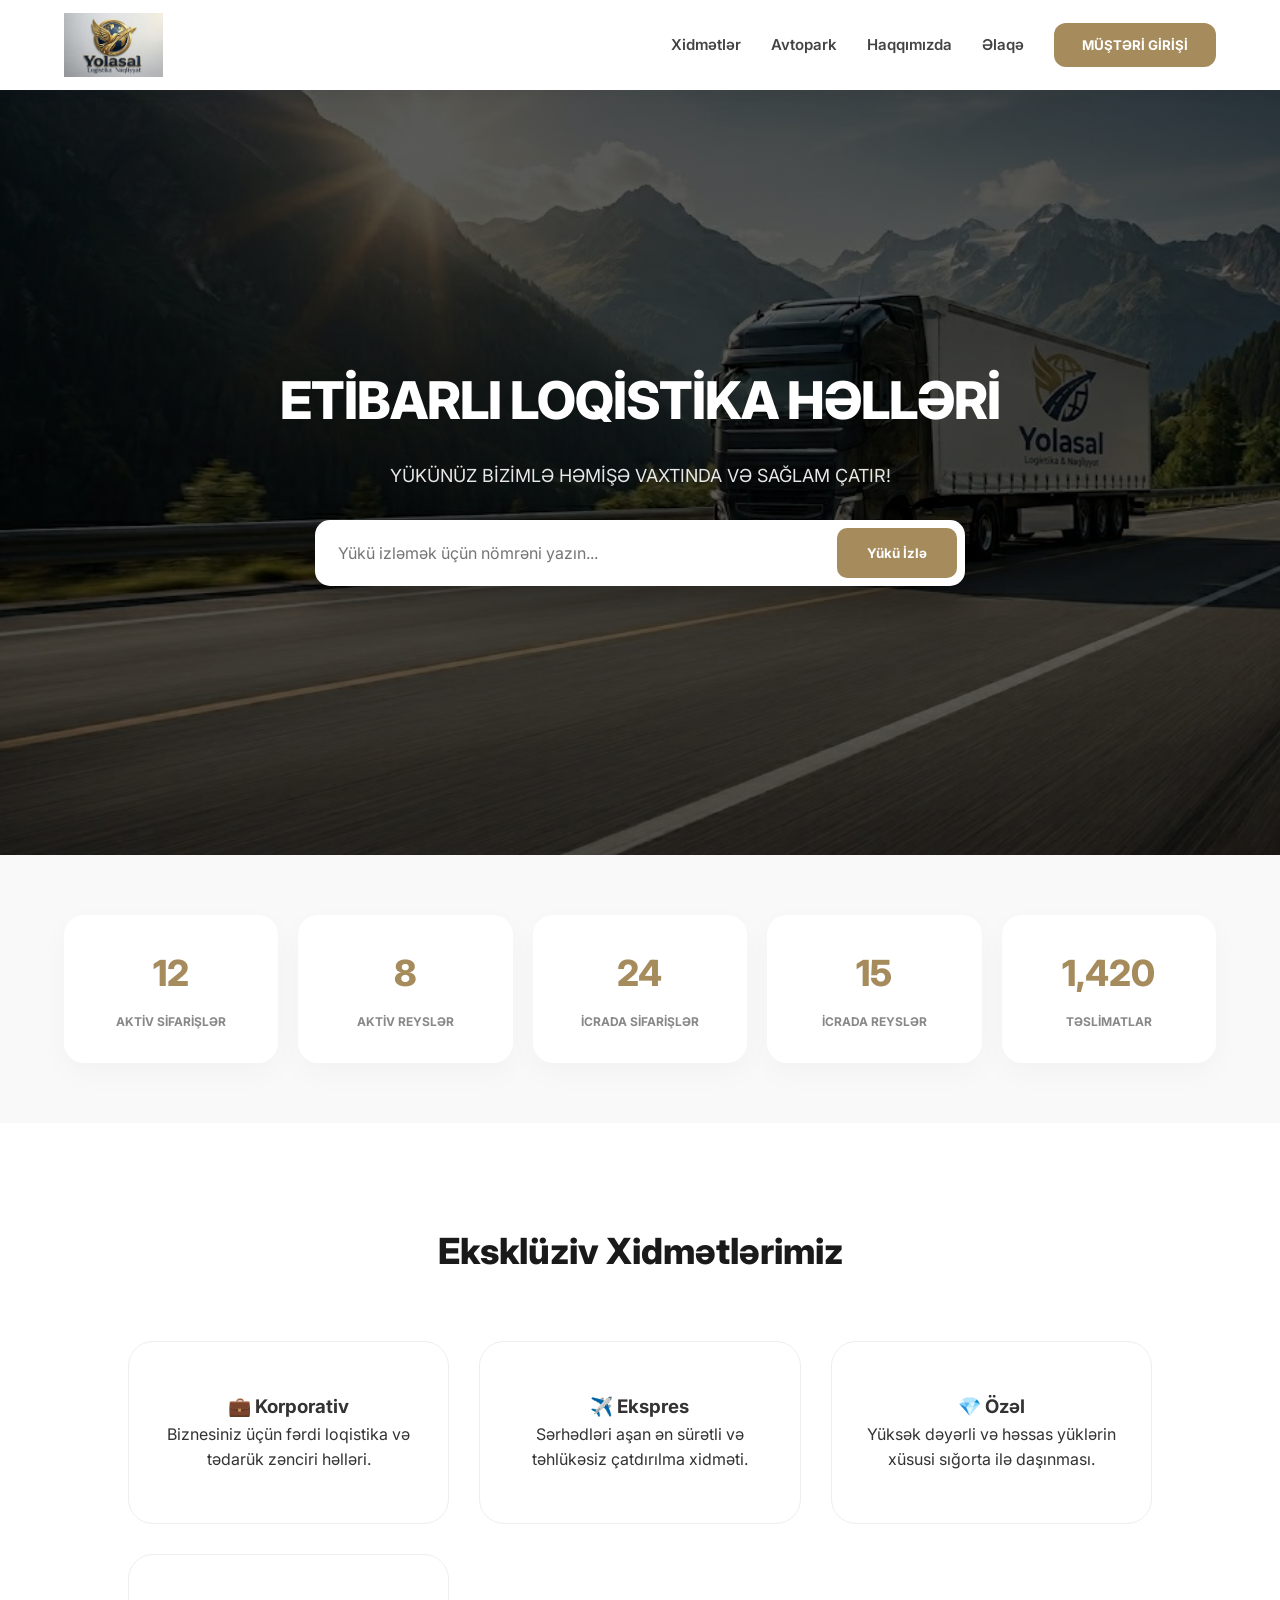
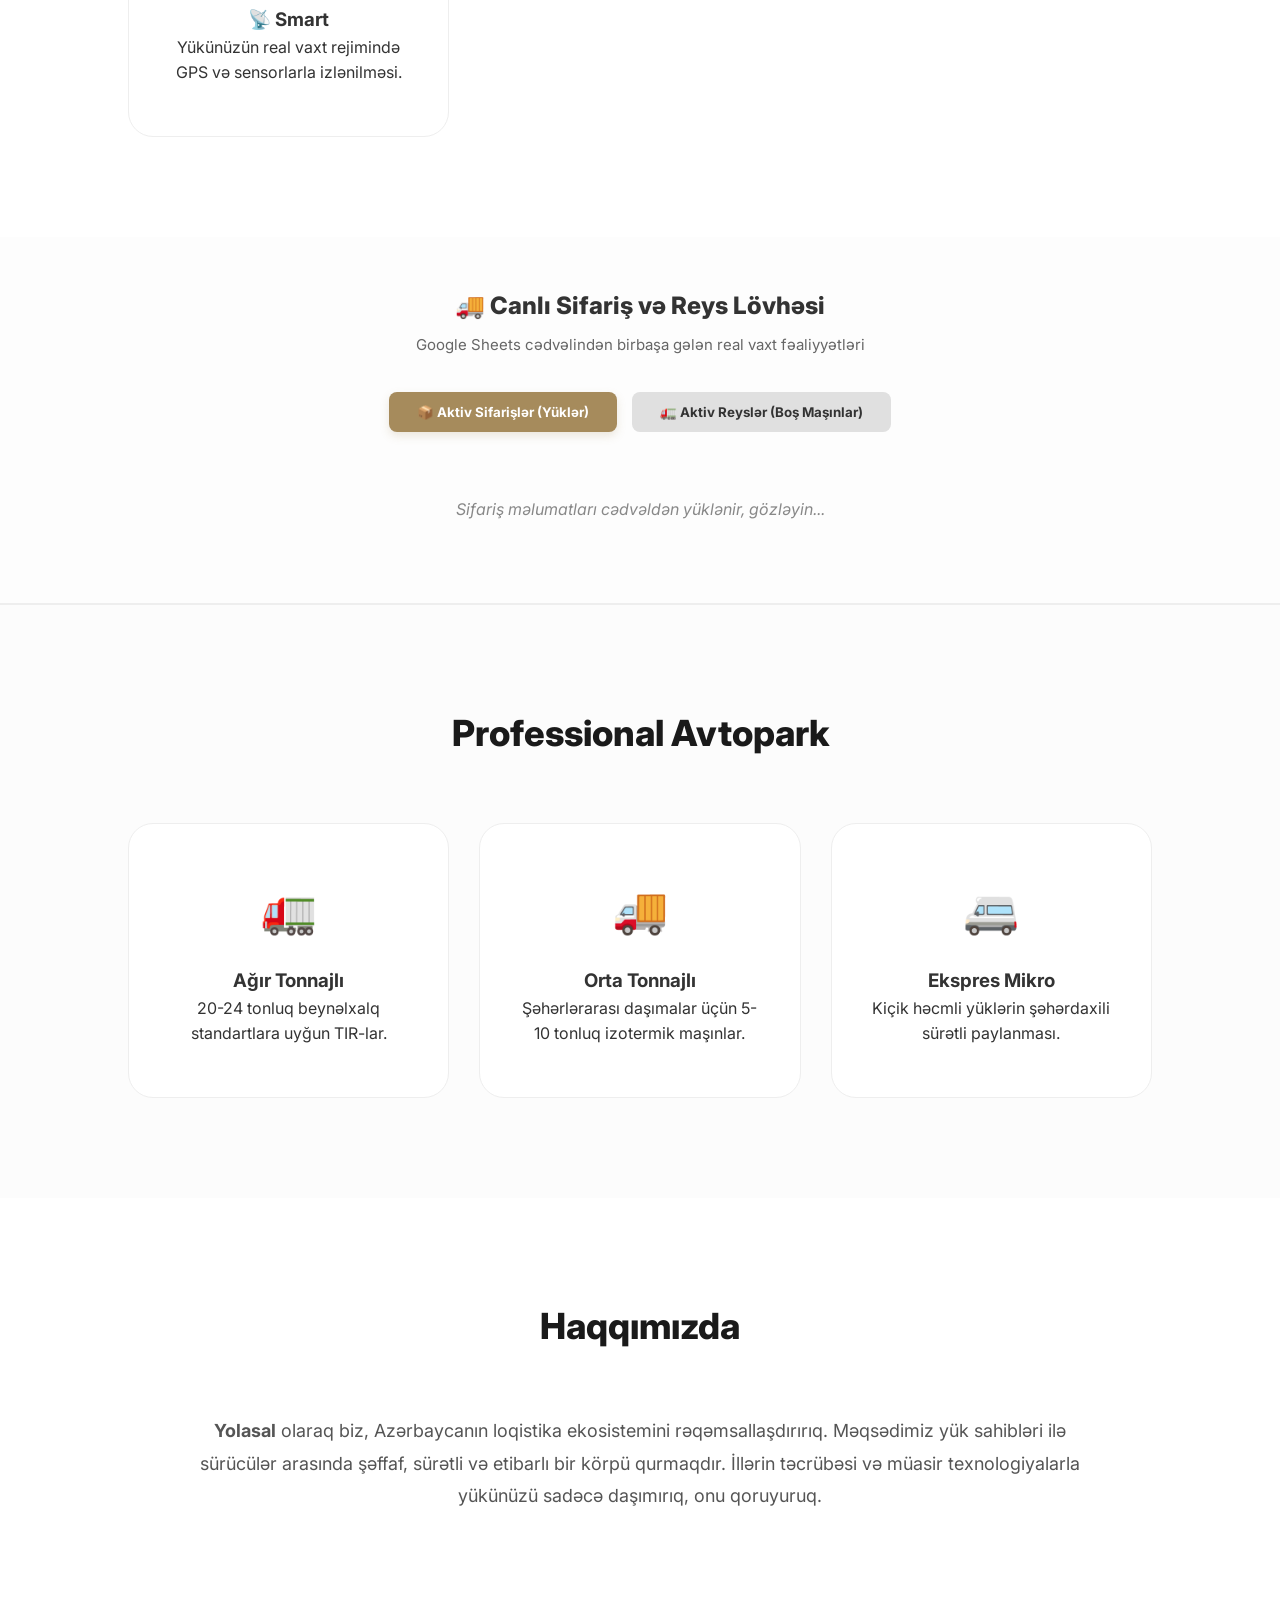
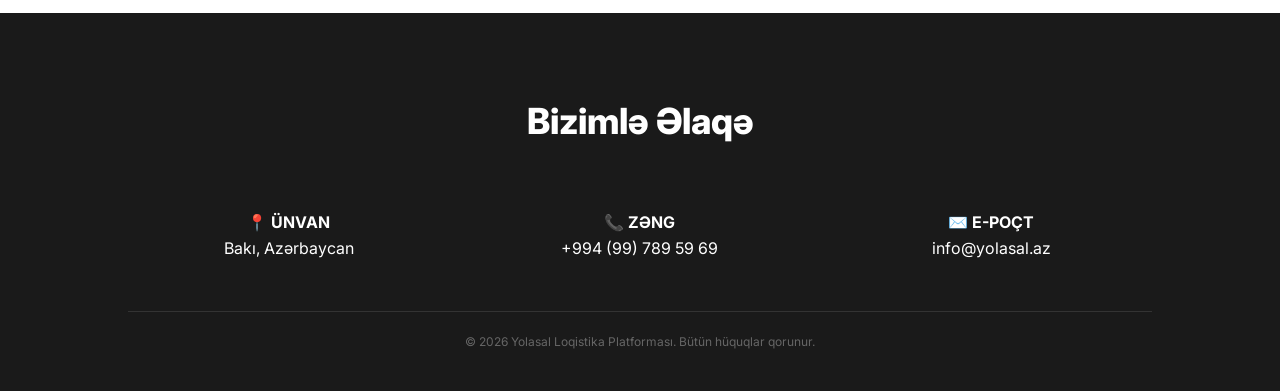
<file: index.html>
<!DOCTYPE html>

<html lang="az">

<head>

    <meta charset="UTF-8">

    <meta name="viewport" content="width=device-width, initial-scale=1.0">

    <title>Yolasal - Professional Loqistika Platforması</title>

    <link href="https://fonts.googleapis.com/css2?family=Inter:wght@400;600;800&display=swap" rel="stylesheet">

    <link rel="stylesheet" href="css/components.css">

    

    <style>

        /* ==========================================================================

           YENİ SİFARİŞ MODALININ MƏRKƏZLƏŞDİRİLMƏSİ VƏ MOBİL UYĞUNLUĞU

           ========================================================================== */



        /* Modalı Ekranın Tam Ortasına Gətirən Mərkəzi Struktur */

        #newOrderModal {

            display: none; /* İlkin olaraq gizli */

            position: fixed !important;

            z-index: 9999 !important; /* Hər şeyin önündə durması üçün */

            left: 0;

            top: 0;

            width: 100%;

            height: 100%;

            overflow-x: hidden;

            overflow-y: auto; /* Form uzun olarsa aşağı sürüşdürmək üçün */

            background-color: rgba(0, 0, 0, 0.5) !important; /* Arxa fonu qaraltmaq */

            backdrop-filter: blur(4px); /* Müasir dumanlı fon effekti */

        }



        /* Modal İçindəki Ağ Qutu (Konteyner) */

        #newOrderModal .modal-content {

            background-color: #ffffff !important;

            margin: 30px auto !important; /* Yuxarı-aşağıdan məsafə, sağ-soldan avtomatik mərkəzləmə */

            padding: 30px !important;

            border: none !important;

            border-radius: 16px !important;

            width: 90% !important; /* Mobil telefonlar üçün ekranın 90%-ni tutsun */

            max-width: 650px !important; /* Masaüstü kompüterlərdə maksimum genişlik */

            box-shadow: 0 15px 40px rgba(0, 0, 0, 0.25) !important;

            position: relative !important;

            box-sizing: border-box !important;

            animation: modalSlideDown 0.3s ease-out; /* Yuxarıdan aşağı yumşaq düşmə animasiyası */

        }



        /* Bütün form elementlərinin nizamlanması */

        #newOrderModal .form-group {

            width: 100% !important;

            max-width: 100% !important;

            box-sizing: border-box !important;

        }



        /* Yan-yana duran xanaların (Məsələn: Çəki + Vahid) nizamlanması */

        #newOrderModal div[style*="display: flex"] {

            display: flex !important;

            flex-wrap: wrap !important; /* Yer çatmayanda alt-alta düşmək icazəsi */

            gap: 12px !important;

        }



        #newOrderModal div[style*="display: flex"] > * {

            flex: 1 1 120px !important; /* Elementlərin bərabər bölünməsi */

        }



        /* Animasiya təyinatı */

        @keyframes modalSlideDown {

            from {

                transform: translateY(-50px);

                opacity: 0;

            }

            to {

                transform: translateY(0);

                opacity: 1;

            }

        }



        /* TELEFONLAR ÜÇÜN XÜSUSİ UYĞUNLUQ (Maksimum 576px ekran) */

        @media screen and (max-width: 576px) {

            #newOrderModal .modal-content {

                margin: 15px auto !important;

                padding: 20px 15px !important;

                width: 95% !important; /* Mobildə kənarlara tam otursun */

            }

            

            #newOrderModal div[style*="display: flex"] {

                flex-direction: column !important; /* Mobildə yan-yana olan hər şeyi alt-alta salır */

                gap: 8px !important;

            }

            

            #newOrderModal .btn-customer {

                width: 100% !important; /* Təsdiq düyməsi mobildə tam enlik olsun */

            }

        }



        /* ==========================================================================

           MÖVCUD İSTİFADƏÇİ PANELİ VƏ DÜYMƏ DİZAYNLARI

           ========================================================================== */

        .user-profile-container {

            position: relative;

            display: inline-block;

        }

        .user-avatar-btn {

            width: 45px;

            height: 45px;

            border-radius: 50%;

            background: var(--primary, #A68B5C);

            color: #fff;

            display: flex;

            align-items: center;

            justify-content: center;

            font-size: 20px;

            cursor: pointer;

            border: 2px solid transparent;

            transition: all 0.3s ease;

            user-select: none;

        }

        .user-avatar-btn:hover {

            border-color: #fff;

            box-shadow: 0 0 10px rgba(166, 139, 92, 0.5);

        }

        .user-dropdown-menu {

            display: none;

            position: absolute;

            right: 0;

            top: 55px;

            background: #fff;

            min-width: 160px;

            box-shadow: 0px 8px 16px 0px rgba(0,0,0,0.1);

            border-radius: 8px;

            z-index: 1000;

            overflow: hidden;

            border: 1px solid #eee;

            animation: fadeInShort 0.2s ease;

        }

        .user-dropdown-menu a {

            color: #333;

            padding: 12px 16px;

            text-decoration: none;

            display: block;

            font-size: 14px;

            font-family: 'Inter', sans-serif;

            transition: background 0.2s ease;

        }

        .user-dropdown-menu a:hover {

            background-color: #f5f5f5;

            color: var(--primary, #A68B5C);

        }

        .user-dropdown-menu .menu-divider {

            border-top: 1px solid #eee;

            margin: 0;

        }

        

        .dashboard-actions-grid {

            display: grid;

            grid-template-columns: repeat(auto-fit, minmax(280px, 1fr));

            gap: 20px;

            margin-top: 25px;

        }

        .dashboard-col {

            display: flex;

            flex-direction: column;

            gap: 12px;

        }

        .btn-dash-action {

            background: #fff;

            color: #333;

            border: 1px solid #e0e0e0;

            padding: 14px 20px;

            font-size: 15px;

            font-weight: 600;

            border-radius: 10px;

            cursor: pointer;

            text-align: left;

            display: flex;

            align-items: center;

            justify-content: space-between;

            transition: all 0.25s ease;

            font-family: 'Inter', sans-serif;

        }

        .btn-dash-action:hover {

            background: #fafafa;

            border-color: var(--primary, #A68B5C);

            color: var(--primary, #A68B5C);

            transform: translateY(-2px);

            box-shadow: 0 4px 12px rgba(0,0,0,0.05);

        }

        .btn-dash-action.create-btn {

            background: var(--primary, #A68B5C);

            color: #fff;

            border-color: var(--primary, #A68B5C);

        }

        .btn-dash-action.create-btn:hover {

            background: #937a4f;

            color: #fff;

        }

        .btn-dash-action .btn-icon {

            font-size: 18px;

        }

        

        @keyframes fadeInShort {

            from { opacity: 0; transform: translateY(-10px); }

            to { opacity: 1; transform: translateY(0); }

        }

    </style>

</head>

<body>



    <header class="navbar">

        <div class="logo-area" onclick="scrollToSection('home')">

            <img src="img/logo.jpg" alt="Yolasal Logo" class="site-logo">

        </div>

        

        <div class="menu-toggle" id="mobile-menu">

            <span class="bar"></span>

            <span class="bar"></span>

            <span class="bar"></span>

        </div>



        <nav class="nav-links">

            <ul id="nav-list">

                <li onclick="scrollToSection('services-section')">Xidmətlər</li>

                <li onclick="scrollToSection('fleet-section')">Avtopark</li>

                <li onclick="scrollToSection('about-section')">Haqqımızda</li>

                <li onclick="scrollToSection('contact-section')">Əlaqə</li>

                

                <li id="nav-auth-container">

                    <button class="btn-customer" id="loginBtn" onclick="openLogin()">MÜŞTƏRİ GİRİŞİ</button>

                    

                    <div id="userProfileArea" class="user-profile-container" style="display: none;">

                        <div class="user-avatar-btn" id="userAvatarBtn" onclick="toggleUserDropdown(event)">

                            👤

                        </div>

                        <div class="user-dropdown-menu" id="userDropdownMenu">

                            <a href="#" onclick="openSettings(event)">⚙️ Ayarlar</a>

                            <div class="menu-divider"></div>

                            <a href="#" onclick="logoutUser(event)" style="color: #d9534f;">🚪 Çıxış</a>

                        </div>

                    </div>

                </li>

            </ul>

        </nav>

    </header>



    <section id="customerDashboard" class="premium-services fade-in" style="display: none; background: #fdfdfd; border-bottom: 2px solid #eee;">

        <div style="max-width: 1200px; margin: 0 auto; text-align: left; padding: 20px;">

            <div style="display: flex; justify-content: space-between; align-items: center; border-bottom: 2px solid var(--primary); padding-bottom: 15px; margin-bottom: 30px;">

                <h2>Xoş gəldiniz, <span id="dashUserName" style="color: var(--primary);">Müştəri</span>!</h2>

                <button class="btn-customer" onclick="logoutUser(event)" style="background: #d9534f; padding: 8px 18px; font-size: 14px;">ÇIXIŞ</button>

            </div>

            

            <div class="services-grid" style="grid-template-columns: repeat(auto-fit, minmax(240px, 1fr)); gap: 20px;">

                <div class="service-card" style="padding: 25px; text-align: center;">

                    <h4 style="color: #888; font-size: 12px; text-transform: uppercase;">Müştəri ID</h4>

                    <p id="dashUserId" style="font-size: 22px; font-weight: 800; color: var(--dark); margin-top: 5px;">-</p>

                </div>

                <div class="service-card" style="padding: 25px; text-align: center;">

                    <h4 style="color: #888; font-size: 12px; text-transform: uppercase;">Şirkət / MMC</h4>

                    <p id="dashUserMmc" style="font-size: 18px; font-weight: 600; color: var(--dark); margin-top: 5px;">-</p>

                </div>

                <div class="service-card" style="padding: 25px; text-align: center;">

                    <h4 style="color: #888; font-size: 12px; text-transform: uppercase;">Telefon nömrəsi</h4>

                    <p id="dashUserPhone" style="font-size: 18px; font-weight: 600; color: var(--dark); margin-top: 5px;">-</p>

                </div>

            </div>



            <div style="margin-top: 40px; padding: 30px; background: #fff; border: 1px dashed #ccc; border-radius: 15px; text-align: center; color: #666;">

                <p style="font-size: 16px; font-weight: 600; color: #333; margin-bottom: 5px;">Şəxsi kabinetiniz aktivdir.</p>

                <p style="font-size: 14px; color: #777;">Buradan sifarişlərinizi və reyslərinizi idarə edə bilərsiniz.</p>

                

                <div class="dashboard-actions-grid">

                    <div class="dashboard-col">

                        <button class="btn-dash-action create-btn" onclick="handleDashboardAction('new-order')">

                            <span>📦 Yeni sifariş yarat</span>

                            <span class="btn-icon">➔</span>

                        </button>

                        <button class="btn-dash-action" onclick="handleDashboardAction('active-orders')">

                            <span>🔵 Aktiv sifarişlərim</span>

                            <span class="btn-icon">➔</span>

                        </button>

                        <button class="btn-dash-action" onclick="handleDashboardAction('in-progress-orders')">

                            <span>⏳ İcrada olan sifarişlərim</span>

                            <span class="btn-icon">➔</span>

                        </button>

                        <button class="btn-dash-action" onclick="handleDashboardAction('delivered-orders')">

                            <span>✅ Təslim edilən sifarişlərim</span>

                            <span class="btn-icon">➔</span>

                        </button>

                        <button class="btn-dash-action" onclick="handleDashboardAction('search-orders')" style="margin-top: 10px; border-style: dashed;">

                            <span>🔍 Filtr ile sifarişləri axtar</span>

                            <span class="btn-icon">⚙️</span>

                        </button>

                    </div>

                    

                    <div class="dashboard-col">

                        <button class="btn-dash-action create-btn" onclick="handleDashboardAction('new-route')">

                            <span>🚛 Yeni reys yarat</span>

                            <span class="btn-icon">➔</span>

                        </button>

                        <button class="btn-dash-action" onclick="handleDashboardAction('active-routes')">

                            <span>🟢 Aktiv reyslərim</span>

                            <span class="btn-icon">➔</span>

                        </button>

                        <button class="btn-dash-action" onclick="handleDashboardAction('in-progress-routes')">

                            <span>⚡ İcrada olan reyslərim</span>

                            <span class="btn-icon">➔</span>

                        </button>

                        <button class="btn-dash-action" onclick="handleDashboardAction('completed-routes')">

                            <span>🏁 Tamamlanmış reyslərim</span>

                            <span class="btn-icon">➔</span>

                        </button>

                        <button class="btn-dash-action" onclick="handleDashboardAction('search-routes')" style="margin-top: 10px; border-style: dashed;">

                            <span>🔍 Filtr ilə reysləri axtar</span>

                            <span class="btn-icon">⚙️</span>

                        </button>

                    </div>

                </div>

            </div>

        </div>

    </section>



    <section class="hero" id="home">

        <div class="hero-content">

            <h1>ETİBARLI LOQİSTİKA HƏLLƏRİ</h1>

            <p>YÜKÜNÜZ BİZİMLƏ HƏMİŞƏ VAXTINDA VƏ SAĞLAM ÇATIR!</p>

            <div class="search-panel">

                <input type="text" id="trackInput" placeholder="Yükü izləmək üçün nömrəni yazın...">

                <button class="btn-search">Yükü İzlə</button>

            </div>

        </div>

    </section>



    <section class="live-activity">

        <div class="stats-container">

            <div class="stat-box" onclick="showLiveDetails('aktiv-sifaris')">

                <span class="num">12</span>

                <span class="lab">Aktiv Sifarişlər</span>

            </div>

            <div class="stat-box" onclick="showLiveDetails('aktiv-reys')">

                <span class="num">8</span>

                <span class="lab">Aktiv Reyslər</span>

            </div>

            <div class="stat-box" onclick="showLiveDetails('icra-sifaris')">

                <span class="num">24</span>

                <span class="lab">İcrada Sifarişlər</span>

            </div>

            <div class="stat-box" onclick="showLiveDetails('icra-reys')">

                <span class="num">15</span>

                <span class="lab">İcrada Reyslər</span>

            </div>

            <div class="stat-box" onclick="showLiveDetails('teslimat')">

                <span class="num">1,420</span>

                <span class="lab">Təslimatlar</span>

            </div>

        </div>

    </section>



    <section class="premium-services" id="services-section">

        <h2 class="section-title">Eksklüziv Xidmətlərimiz</h2>

        <div class="services-grid">

            <div class="service-card"><h3>💼 Korporativ</h3><p>Biznesiniz üçün fərdi loqistika və tədarük zənciri həlləri.</p></div>

            <div class="service-card"><h3>✈️ Ekspres</h3><p>Sərhədləri aşan ən sürətli və təhlükəsiz çatdırılma xidməti.</p></div>

            <div class="service-card"><h3>💎 Özəl</h3><p>Yüksək dəyərli və həssas yüklərin xüsusi sığorta ilə daşınması.</p></div>

            <div class="service-card"><h3>📡 Smart</h3><p>Yükünüzün real vaxt rejimində GPS və sensorlarla izlənilməsi.</p></div>

        </div>

    </section>



    <section id="globalMarketplace" class="premium-services" style="background: #fdfdfd; padding: 50px 20px; border-bottom: 2px solid #eee;">

        <div style="max-width: 1200px; margin: 0 auto;">

            

            <div style="text-align: center; margin-bottom: 35px;">

                <h2 style="color: #333; margin-bottom: 8px; font-family: 'Inter', sans-serif; font-weight: 800;">🚚 Canlı Sifariş və Reys Lövhəsi</h2>

                <p style="color: #666; margin-top: 0; font-size: 15px;">Google Sheets cədvəlindən birbaşa gələn real vaxt fəaliyyətləri</p>

            </div>



            <div style="display: flex; justify-content: center; gap: 15px; margin-bottom: 35px;">

                <button id="tabOrdersBtn" onclick="switchMarketplaceTab('orders')" style="background: var(--primary, #A68B5C); color: white; border: none; padding: 12px 28px; font-weight: bold; border-radius: 8px; cursor: pointer; font-family: 'Inter', sans-serif; transition: 0.3s; box-shadow: 0 4px 10px rgba(166,139,92,0.2);">

                    📦 Aktiv Sifarişlər (Yüklər)

                </button>

                <button id="tabTripsBtn" onclick="switchMarketplaceTab('trips')" style="background: #e0e0e0; color: #333; border: none; padding: 12px 28px; font-weight: bold; border-radius: 8px; cursor: pointer; font-family: 'Inter', sans-serif; transition: 0.3s;">

                    🚛 Aktiv Reyslər (Boş Maşınlar)

                </button>

            </div>



            <div id="marketplace-orders-container" style="display: grid; grid-template-columns: repeat(auto-fit, minmax(320px, 1fr)); gap: 25px;">

                <p style="text-align: center; color: #888; grid-column: 1/-1; font-style: italic; padding: 30px;">

                    Sifariş məlumatları cədvəldən yüklənir, gözləyin...

                </p>

            </div>



            <div id="marketplace-trips-container" style="display: grid; grid-template-columns: repeat(auto-fit, minmax(320px, 1fr)); gap: 25px; display: none;">

                <p style="text-align: center; color: #888; grid-column: 1/-1; font-style: italic; padding: 30px;">

                    Reys məlumatları cədvəldən yüklənir, gözləyin...

                </p>

            </div>



        </div>

    </section>
    <section class="premium-services" id="fleet-section" style="background: #fcfcfc;">

        <h2 class="section-title">Professional Avtopark</h2>

        <div class="services-grid">

            <div class="service-card">

                <div class="fleet-icon">🚛</div>

                <h3>Ağır Tonnajlı</h3>

                <p>20-24 tonluq beynəlxalq standartlara uyğun TIR-lar.</p>

            </div>

            <div class="service-card">

                <div class="fleet-icon">🚚</div>

                <h3>Orta Tonnajlı</h3>

                <p>Şəhərlərarası daşımalar üçün 5-10 tonluq izotermik maşınlar.</p>

            </div>

            <div class="service-card">

                <div class="fleet-icon">🚐</div>

                <h3>Ekspres Mikro</h3>

                <p>Kiçik həcmli yüklərin şəhərdaxili sürətli paylanması.</p>

            </div>

        </div>

    </section>



    <section class="premium-services" id="about-section">

        <h2 class="section-title">Haqqımızda</h2>

        <div class="about-container" style="max-width: 900px; margin: 0 auto; text-align: center;">

            <p style="font-size: 18px; color: #555; line-height: 1.8;">

                <strong>Yolasal</strong> olaraq biz, Azərbaycanın loqistika ekosistemini rəqəmsallaşdırırıq. Məqsədimiz yük sahibləri ilə sürücülər arasında şəffaf, sürətli və etibarlı bir körpü qurmaqdır. İllərin təcrübəsi və müasir texnologiyalarla yükünüzü sadəcə daşımırıq, onu qoruyuruq.

            </p>

        </div>

    </section>



    <section id="contact-section" class="premium-services" style="background: #1a1a1a; color: #fff; padding: 80px 10% 40px 10%;">

        <h2 class="section-title" style="color: #fff;">Bizimlə Əlaqə</h2>

        <div class="services-grid">

            <div class="contact-item"><h4>📍 ÜNVAN</h4><p>Bakı, Azərbaycan</p></div>

            <div class="contact-item"><h4>📞 ZƏNG</h4><p>+994 (99) 789 59 69</p></div>

            <div class="contact-item"><h4>✉️ E-POÇT</h4><p>info@yolasal.az</p></div>

        </div>

        <div class="footer-bottom" style="margin-top: 50px; border-top: 1px solid #333; padding-top: 20px; font-size: 12px; color: #666;">

            &copy; 2026 Yolasal Loqistika Platforması. Bütün hüquqlar qorunur.

        </div>

    </section>



    <div id="activityModal" class="activity-modal">

        <div class="modal-content">

            <span class="close-modal" onclick="closeActivityModal()">&times;</span>

            <h3 id="modalTitle">Məlumat</h3>

            <div id="modalData" class="data-list"></div>

        </div>

    </div> <div id="loginModal" class="activity-modal">

        <div class="modal-content" style="max-width: 500px;">

            <span class="close-modal" id="closeLogin">&times;</span>

            

            <div id="loginFormArea">

                <h3 style="margin-bottom: 20px; text-align: center; color: #A68B5C;">Müştəri Girişi</h3>

                <input type="text" id="loginId" placeholder="Müştəri ID-si, Mail və ya Nömrə" class="form-input">

                <input type="password" id="loginPass" placeholder="Şifrəniz" class="form-input">

                <button class="btn-customer" id="submitLoginBtn" onclick="handleLoginProcess()" style="width: 100%; padding: 15px;">DAXİL OL</button>

                <div style="text-align: center; margin-top: 15px; font-size: 13px;">

                    <a href="#" id="forgotPass" style="color: #888; text-decoration: none;">Parolu bərpa et</a>

                </div>

                <p style="text-align: center; margin-top: 15px; font-size: 14px;">

                    Hesabınız yoxdur? <a href="#" id="showReg" style="color: #A68B5C; font-weight: bold; text-decoration: none;">Qeydiyyatdan keçin</a>

                </p>

            </div>



            <div id="regFormArea" style="display: none;">

                <h3 style="margin-bottom: 20px; text-align: center; color: #A68B5C;">Yeni Qeydiyyat</h3>

                <div style="display: flex; gap: 10px;">

                    <input type="text" id="regName" placeholder="Ad *" class="form-input" required>

                    <input type="text" id="regSurname" placeholder="Soyad *" class="form-input" required>

                </div>

                <div style="display: flex; gap: 5px; margin-bottom: 12px;">

                    <select id="regPrefix" class="form-input" style="width: 100px;">

                        <option>050</option><option>051</option><option>055</option>

                        <option>070</option><option>077</option><option>099</option><option>010</option>

                    </select>

                    <input type="tel" id="regPhone" placeholder="xxx-xx-xx *" class="form-input" style="flex: 1;" required>

                </div>

                <input type="email" id="regEmail" placeholder="Mail Ünvanı *" class="form-input" required>

                <select id="citySelect" class="form-input" required><option value="">Yaşadığınız rayonu seçin *</option></select>

                <div style="display: flex; gap: 20px; margin-bottom: 15px;">

                    <label style="font-size: 14px;"><input type="radio" name="gender" value="Kişi" checked> Kişi</label>

                    <label style="font-size: 14px;"><input type="radio" name="gender" value="Qadın"> Qadın</label>

                </div>

                <input type="date" id="regBirth" class="form-input" required title="Doğum Tarixi">

                <input type="text" id="regMMC" placeholder="MMC adı (varsa)" class="form-input">

                <input type="password" id="regPassword" placeholder="Parol təyin edin *" class="form-input" required>

                <button type="button" class="btn-customer" id="startRegBtn" style="width: 100%; padding: 15px;">QEYDİYYATDAN KEÇ</button>

                <p style="text-align: center; margin-top: 15px; font-size: 14px;">

                    Artıq hesabınız var? <a href="#" id="showLogin" style="color: #A68B5C; font-weight: bold; text-decoration: none;">Giriş edin</a>

                </p>

            </div>



            <div id="otpFormArea" style="display: none; text-align: center;">

                <h3 style="margin-bottom: 10px; color: #A68B5C;">Təsdiq Kodu</h3>

                <p style="font-size: 13px; margin-bottom: 20px;">Mailinizə gələn 4 rəqəmli kodu yazın.</p>

                <input type="text" id="otpInput" maxlength="4" class="form-input" style="font-size: 24px; text-align: center; letter-spacing: 8px;">

                <button type="button" class="btn-customer" id="verifyOtpBtn" style="width: 100%; padding: 15px; margin-top: 20px;">TƏSDİQLƏ</button>

            </div>

        </div>

    </div>



    <div id="newOrderModal" class="activity-modal" style="display: none; padding-top: 50px; overflow-y: auto;">

        <div class="modal-content" style="max-width: 700px; margin-bottom: 50px;">

            <span class="close-modal" onclick="closeNewOrderModal()">&times;</span>

            

            <h3 style="margin-bottom: 25px; text-align: center; color: #A68B5C; font-family: 'Inter', sans-serif; font-weight: 800;">📦 YENİ SİFARİŞ YARAT</h3>

            

            <form id="newOrderForm" onsubmit="submitNewOrder(event)" style="display: flex; flex-direction: column; gap: 15px;">

                

                <div style="display: flex; gap: 15px; flex-wrap: wrap;">

                    <div style="flex: 1; min-width: 250px;">

                        <label style="font-size: 13px; font-weight: 600; color: #555; display: block; margin-bottom: 5px;">Malın Növü *</label>

                        <select id="orderGoodType" class="form-input" style="margin-bottom: 0;" required>

                            <option value="">Seçin *</option>

                            <option value="Tikinti materialları">Tikinti materialları</option>

                            <option value="Qida və Kənd təsərrüfatı">Qida və Kənd təsərrüfatı</option>

                            <option value="Tekstil və Geyim">Tekstil və Geyim</option>

                            <option value="Elektronika və Texnika">Elektronika və Texnika</option>

                            <option value="Kimyəvi və Maye yüklər">Kimyəvi və Maye yüklər</option>

                            <option value="Mebel və Ev əşyaları">Mebel və Ev əşyaları</option>

                            <option value="Avtomobil və Ehtiyat hissələri">Avtomobil və Ehtiyat hissələri</option>

                            <option value="Plastik və Rezin məmulatlar">Plastik və Rezin məmulatlar</option>

                            <option value="Kağız və Poloqrafiya">Kağız və Poloqrafiya</option>

                            <option value="Tibbi və Əczaçılıq məhsulları">Tibbi və Əczaçılıq məhsulları</option>

                            <option value="Digər">Digər</option>

                        </select>

                    </div>

                    <div style="flex: 1; min-width: 250px;">

                        <label style="font-size: 13px; font-weight: 600; color: #555; display: block; margin-bottom: 5px;">Malın Adı *</label>

                        <input type="text" id="orderGoodName" placeholder="Məs: Sement, Un, Soyuducu və s." class="form-input" style="margin-bottom: 0;" required>

                    </div>

                </div>



                <div style="display: flex; gap: 15px; flex-wrap: wrap;">

                    <div style="flex: 1; min-width: 250px;">

                        <label style="font-size: 13px; font-weight: 600; color: #555; display: block; margin-bottom: 5px;">Malın Materialı *</label>

                        <select id="orderMaterial" class="form-input" style="margin-bottom: 0;" required>

                            <option value="">Seçin *</option>

                            <option value="Metal">Metal</option>

                            <option value="Taxta / Ağac">Taxta / Ağac</option>

                            <option value="Plastik / Polimer">Plastik / Polimer</option>

                            <option value="Şüşə / Keramika">Şüşə / Keramika</option>

                            <option value="Beton / Daş / Sement">Beton / Daş / Sement</option>

                            <option value="Parça / Tekstil">Parça / Tekstil</option>

                            <option value="Kağız / Karton">Kağız / Karton</option>

                            <option value="Maye / Qaz">Maye / Qaz</option>

                            <option value="Üzvi / Qida">Üzvi / Qida</option>

                            <option value="Digər">Digər</option>

                        </select>

                    </div>

                    <div style="flex: 1; min-width: 250px;">

                        <label style="font-size: 13px; font-weight: 600; color: #555; display: block; margin-bottom: 5px;">Sınma Həssaslığı *</label>

                        <select id="orderFragility" class="form-input" style="margin-bottom: 0;" required>

                            <option value="">Seçin *</option>

                            <option value="Çox həssas">Çox həssas</option>

                            <option value="Həssas">Həssas</option>

                            <option value="Nisbətən həssas">Nisbətən həssas</option>

                            <option value="Çox az həssas">Çox az həssas</option>

                            <option value="Sınmaz material">Sınmaz material</option>

                        </select>

                    </div>

                </div>



                <div style="display: flex; gap: 15px; flex-wrap: wrap;">

                    <div style="flex: 1; min-width: 250px;">

                        <label style="font-size: 13px; font-weight: 600; color: #555; display: block; margin-bottom: 5px;">Çəkisi *</label>

                        <div style="display: flex; gap: 5px;">

                            <input type="number" step="any" id="orderWeightVal" placeholder="Dəyər" class="form-input" style="flex: 1; margin-bottom: 0;" required>

                            <select id="orderWeightUnit" class="form-input" style="width: 110px; margin-bottom: 0;" required>

                                <option value="kiloqram">kiloqram</option>

                                <option value="qram">qram</option>

                                <option value="litr">litr</option>

                                <option value="ton">ton</option>

                                <option value="barel">barel</option>

                            </select>

                        </div>

                    </div>

                    <div style="flex: 1; min-width: 250px;">

                        <label style="font-size: 13px; font-weight: 600; color: #555; display: block; margin-bottom: 5px;">Eni *</label>

                        <div style="display: flex; gap: 5px;">

                            <input type="number" step="any" id="orderWidthVal" placeholder="Dəyər" class="form-input" style="flex: 1; margin-bottom: 0;" required>

                            <select id="orderWidthUnit" class="form-input" style="width: 110px; margin-bottom: 0;" required>

                                <option value="metr">metr</option>

                                <option value="millimetr">millimetr</option>

                                <option value="santimetr">santimetr</option>

                                <option value="desimetr">desimetr</option>

                            </select>

                        </div>

                    </div>

                </div>



                <div style="display: flex; gap: 15px; flex-wrap: wrap;">

                    <div style="flex: 1; min-width: 250px;">

                        <label style="font-size: 13px; font-weight: 600; color: #555; display: block; margin-bottom: 5px;">Uzunluğu *</label>

                        <div style="display: flex; gap: 5px;">

                            <input type="number" step="any" id="orderLengthVal" placeholder="Dəyər" class="form-input" style="flex: 1; margin-bottom: 0;" required>

                            <select id="orderLengthUnit" class="form-input" style="width: 110px; margin-bottom: 0;" required>

                                <option value="metr">metr</option>

                                <option value="millimetr">millimetr</option>

                                <option value="santimetr">santimetr</option>

                                <option value="desimetr">desimetr</option>

                            </select>

                        </div>

                    </div>

                    <div style="flex: 1; min-width: 250px;">

                        <label style="font-size: 13px; font-weight: 600; color: #555; display: block; margin-bottom: 5px;">Hündürlüyü *</label>

                        <div style="display: flex; gap: 5px;">

                            <input type="number" step="any" id="orderHeightVal" placeholder="Dəyər" class="form-input" style="flex: 1; margin-bottom: 0;" required>

                            <select id="orderHeightUnit" class="form-input" style="width: 110px; margin-bottom: 0;" required>

                                <option value="metr">metr</option>

                                <option value="millimetr">millimetr</option>

                                <option value="santimetr">santimetr</option>

                                <option value="desimetr">desimetr</option>

                            </select>

                        </div>

                    </div>

                </div>



                <div style="display: flex; gap: 15px; flex-wrap: wrap;">

                    <div style="flex: 1; min-width: 250px;">

                        <label style="font-size: 13px; font-weight: 600; color: #555; display: block; margin-bottom: 5px;">Təhvil Alınacaq Şəhər *</label>

                        <select id="orderPickupCity" class="form-input" style="margin-bottom: 0;" required>

                            <option value="">Seçin *</option>

                        </select>

                    </div>

                    <div style="flex: 1; min-width: 250px;">

                        <label style="font-size: 13px; font-weight: 600; color: #555; display: block; margin-bottom: 5px;">Təhvil Alınacaq Konkret Ünvan *</label>

                        <input type="text" id="orderPickupAddress" placeholder="Məs: Nizami küç. 45, Anbar N3" class="form-input" style="margin-bottom: 0;" required>

                    </div>

                </div>



                <div style="display: flex; gap: 15px; flex-wrap: wrap;">

                    <div style="flex: 1; min-width: 250px;">

                        <label style="font-size: 13px; font-weight: 600; color: #555; display: block; margin-bottom: 5px;">Təslim Ediləcək Şəhər *</label>

                        <select id="orderDropCity" class="form-input" style="margin-bottom: 0;" required>

                            <option value="">Seçin *</option>

                        </select>

                    </div>

                    <div style="flex: 1; min-width: 250px;">

                        <label style="font-size: 13px; font-weight: 600; color: #555; display: block; margin-bottom: 5px;">Təslim Ediləcək Konkret Ünvan *</label>

                        <input type="text" id="orderDropAddress" placeholder="Məs: Heydər Əliyev pr. 12" class="form-input" style="margin-bottom: 0;" required>

                    </div>

                </div>



                <div style="display: flex; gap: 15px; flex-wrap: wrap;">

                    <div style="flex: 1; min-width: 250px;">

                        <label style="font-size: 13px; font-weight: 600; color: #555; display: block; margin-bottom: 5px;">Təhvil Tarixi *</label>

                        <input type="date" id="orderPickupDate" class="form-input" style="margin-bottom: 0;" required>

                    </div>

                    <div style="flex: 1; min-width: 250px;">

                        <label style="font-size: 13px; font-weight: 600; color: #555; display: block; margin-bottom: 5px;">Təslim Tarixi *</label>

                        <input type="date" id="orderDropDate" class="form-input" style="margin-bottom: 0;" required>

                    </div>

                </div>



                <div style="width: 100%;">

                    <label style="font-size: 13px; font-weight: 600; color: #555; display: block; margin-bottom: 5px;">Təklif Olunan Büdcə *</label>

                    <div style="display: flex; gap: 5px;">

                        <input type="number" step="any" id="orderBudgetVal" placeholder="Məbləğ yazın" class="form-input" style="flex: 1; margin-bottom: 0;" required>

                        <select id="orderBudgetCurrency" class="form-input" style="width: 110px; margin-bottom: 0;" required>

                            <option value="AZN">AZN</option>

                            <option value="USD">USD</option>

                            <option value="EUR">EUR</option>

                            <option value="TRY">TRY</option>

                            <option value="RUB">RUB</option>

                        </select>

                    </div>

                </div>



                <div style="width: 100%;">

                    <label style="font-size: 13px; font-weight: 600; color: #555; display: block; margin-bottom: 5px;">Əlavə Qeyd (İstəyə bağlı)</label>

                    <textarea id="orderNotes" placeholder="Yük ilə bağlı bilməli olduğumuz xüsusi qeydlər..." class="form-input" style="width: 100%; height: 80px; padding: 10px; font-family: 'Inter', sans-serif; resize: none;"></textarea>

                </div>



                <button type="submit" class="btn-customer" id="submitOrderBtn" style="width: 100%; padding: 15px; margin-top: 10px; font-weight: bold; font-size: 16px;">SİFARİŞİ TƏSDİQLƏ VƏ PAYLAŞ</button>

            </form>

        </div>

    </div>



    <script src="js/api.js"></script>

    <script src="js/auth.js"></script>

    <script src="js/ui-controller.js"></script>

</body>

</html>
</file>
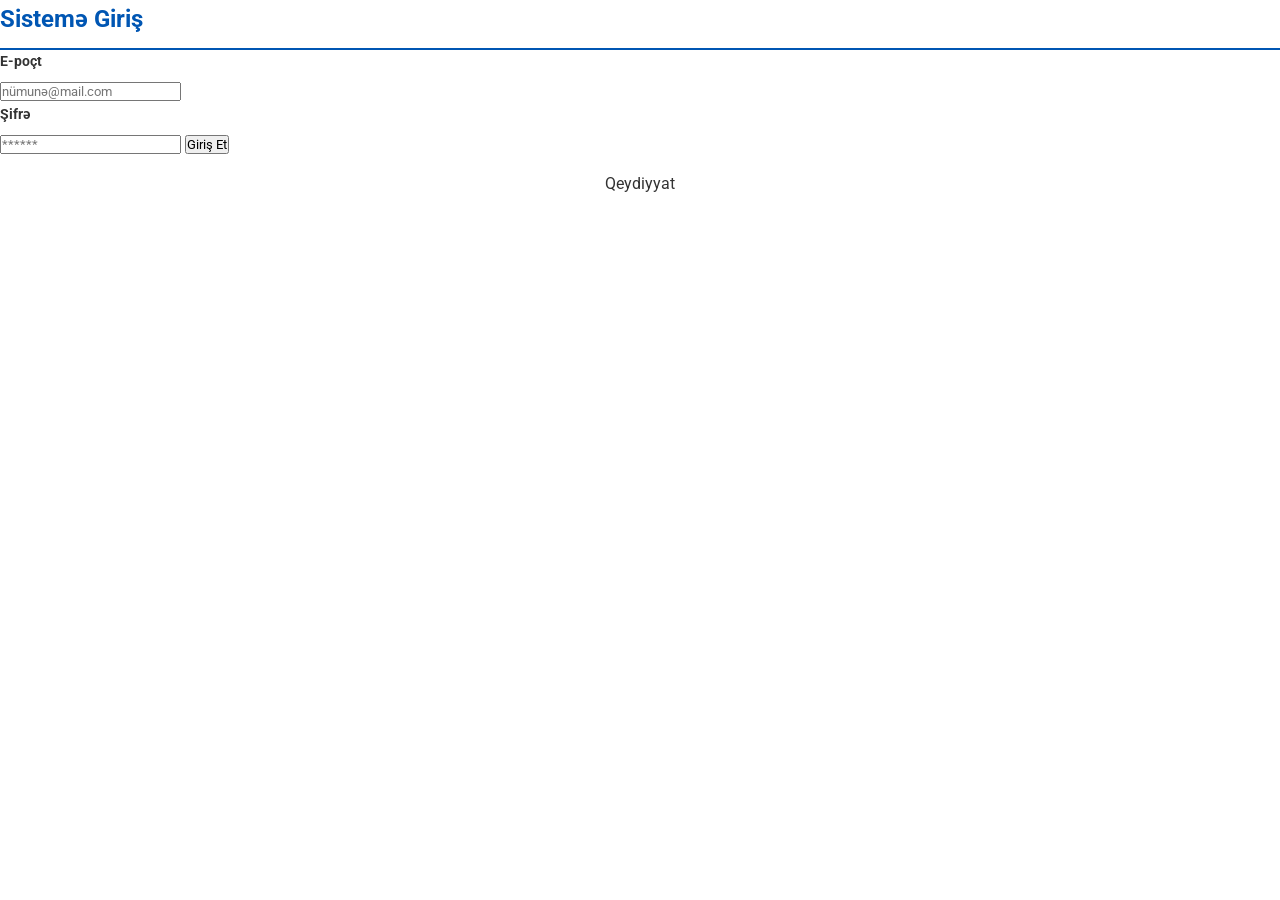
<file: İndex.html>
<!DOCTYPE html>
<html lang="az">
<head>
    <meta charset="UTF-8">
    <meta name="viewport" content="width=device-width, initial-scale=1.0">
    <title>DaşıYol - Şəbəkə Sistemi</title>
    
    <!-- CSS Şəbəkəsi -->
    <link rel="stylesheet" href="css/typography.css">
    <link rel="stylesheet" href="css/animations.css">
    <link rel="stylesheet" href="css/components.css">
</head>
<body>

    <div class="auth-container fade-in">
        <section id="login-section">
            <h2>Sistemə Giriş</h2>
            <label>E-poçt</label>
            <input type="email" id="login-email" placeholder="nümunə@mail.com">
            <label>Şifrə</label>
            <input type="password" id="login-pass" placeholder="******">
            <button class="btn-primary" onclick="handleLogin()">Giriş Et</button>
            <p onclick="showSection('register-section')" style="text-align:center; cursor:pointer; margin-top:15px;">Qeydiyyat</p>
        </section>

        <section id="register-section" style="display:none;">
            <h2>Qeydiyyat</h2>
            <input type="text" id="reg-name" placeholder="Ad Soyad">
            <input type="email" id="reg-email" placeholder="E-poçt">
            <button class="btn-primary">Təsdiqlə</button>
            <p onclick="showSection('login-section')" style="text-align:center; cursor:pointer;">Geri qayıt</p>
        </section>

        <section id="marketplace-section" style="display:none;">
            <h2>Yük Birjası</h2>
            <div id="load-list"></div>
        </section>
    </div>

    <!-- JS Şəbəkəsi -->
    <script src="js/api.js"></script>
    <script src="js/ui-controller.js"></script>
    <script src="js/auth.js"></script>

    <script>
        window.onload = () => { showSection('login-section'); };
        async function handleLogin() {
            const email = document.getElementById('login-email').value;
            const pass = document.getElementById('login-pass').value;
            await login(email, pass);
        }
    </script>
</body>
</html>
</file>
<file: css/components.css>
/* 1. ÜMUMİ AYARLAR VƏ PREMİUM FONT */

* {

    margin: 0;

    padding: 0;

    box-sizing: border-box;

    font-family: 'Inter', 'Segoe UI', Roboto, sans-serif;

}



:root {

    --primary: #A68B5C;

    --primary-dark: #8e754a;

    --dark: #1a1a1a;

    --light: #f9f9f9;

    --white: #ffffff;

    --transition: all 0.3s ease;

}



body {

    background-color: var(--white);

    color: #333;

    line-height: 1.6;

    overflow-x: hidden;

}



/* 2. NAVBAR VƏ MOBİL MENYU */

.navbar {

    display: flex;

    justify-content: space-between;

    align-items: center;

    padding: 0 5%;

    background: var(--white);

    height: 90px;

    box-shadow: 0 2px 15px rgba(0,0,0,0.05);

    position: sticky;

    top: 0;

    z-index: 1000;

}



.logo-area {

    display: flex;

    align-items: center;

    z-index: 1100;

}



.site-logo {

    max-height: 65px;

    cursor: pointer;

}



.nav-links ul {

    display: flex;

    list-style: none;

    gap: 30px;

    align-items: center;

}



.nav-links li {

    font-weight: 600;

    color: #444;

    cursor: pointer;

    font-size: 15px;

    transition: var(--transition);

}



.nav-links li:hover {

    color: var(--primary);

}



/* Hamburger Düyməsi */

.menu-toggle {

    display: none;

    flex-direction: column;

    cursor: pointer;

    gap: 6px;

    z-index: 1100;

}



.menu-toggle .bar {

    width: 28px;

    height: 3px;

    background-color: var(--dark);

    transition: var(--transition);

    border-radius: 2px;

}



/* 3. HERO SECTION (RESPONSIVE) */

.hero {

    height: 85vh;

    background: linear-gradient(rgba(0,0,0,0.65), rgba(0,0,0,0.65)), 

                url('../img/hero-bg.png') center/cover no-repeat;

    display: flex;

    align-items: center;

    justify-content: center;

    color: var(--white);

    text-align: center;

    padding: 0 20px;

}



.hero-content h1 {

    font-size: clamp(32px, 5vw, 52px); /* Dinamik ölçü */

    font-weight: 800;

    margin-bottom: 20px;

    letter-spacing: -1px;

}



.hero-content p {

    font-size: clamp(14px, 2vw, 18px);

    margin-bottom: 30px;

    opacity: 0.9;

}



.search-panel {

    background: var(--white);

    padding: 8px;

    border-radius: 15px;

    display: flex;

    width: 100%;

    max-width: 650px;

    margin: 0 auto;

    box-shadow: 0 20px 40px rgba(0,0,0,0.3);

}



.search-panel input {

    flex: 1;

    border: none;

    padding: 15px;

    outline: none;

    font-size: 16px;

    border-radius: 10px;

}



/* 4. STATİSTİKA */

.live-activity {

    padding: 60px 5%;

    background: var(--light);

}



.stats-container {

    display: grid;

    grid-template-columns: repeat(auto-fit, minmax(180px, 1fr));

    gap: 20px;

    max-width: 1200px;

    margin: 0 auto;

}



.stat-box {

    background: var(--white);

    padding: 30px 20px;

    text-align: center;

    border-radius: 20px;

    box-shadow: 0 10px 30px rgba(0,0,0,0.03);

    cursor: pointer;

    transition: var(--transition);

}



.stat-box:hover {

    transform: translateY(-10px);

    box-shadow: 0 15px 35px rgba(166, 139, 92, 0.15);

}



.stat-box .num {

    display: block;

    font-size: 36px;

    font-weight: 800;

    color: var(--primary);

    margin-bottom: 5px;

}



.stat-box .lab {

    font-size: 12px;

    font-weight: 700;

    color: #888;

    text-transform: uppercase;

}



/* 5. DÜYMƏLƏR */

.btn-customer {

    background: var(--primary);

    color: var(--white);

    border: none;

    padding: 14px 28px;

    border-radius: 12px;

    cursor: pointer;

    font-weight: 700;

    transition: var(--transition);

}



.btn-customer:hover {

    background: var(--primary-dark);

    box-shadow: 0 8px 20px rgba(166, 139, 92, 0.3);

}



.btn-search {

    background: var(--primary);

    color: var(--white);

    border: none;

    padding: 0 30px;

    border-radius: 10px;

    cursor: pointer;

    font-weight: 700;

}



/* 6. XİDMƏTLƏR VƏ AVTOPARK */

.premium-services {

    padding: 100px 10%;

    text-align: center;

}



.section-title {

    font-size: 36px;

    font-weight: 800;

    margin-bottom: 60px;

    color: var(--dark);

}



.services-grid {

    display: grid;

    grid-template-columns: repeat(auto-fit, minmax(280px, 1fr));

    gap: 30px;

}



.service-card {

    padding: 50px 35px;

    border-radius: 25px;

    background: var(--white);

    border: 1px solid #eee;

    transition: var(--transition);

}



.service-card:hover {

    border-color: var(--primary);

    transform: translateY(-5px);

}



.fleet-icon {

    font-size: 45px;

    margin-bottom: 20px;

}



/* 7. MODAL SİSTEMİ */

.activity-modal {

    display: none;

    position: fixed;

    top: 0; left: 0; width: 100%; height: 100%;

    background: rgba(0,0,0,0.8);

    z-index: 2000;

    justify-content: center;

    align-items: center;

    backdrop-filter: blur(8px);

}



.modal-content {

    background: var(--white);

    padding: 40px;

    border-radius: 30px;

    width: 95%;

    max-width: 500px;

    position: relative;

    max-height: 90vh;

    overflow-y: auto;

}



.form-input {

    width: 100%;

    padding: 14px;

    margin-bottom: 15px;

    border: 1px solid #ddd;

    border-radius: 12px;

    outline: none;

    font-size: 15px;

    background: #fcfcfc;

}



/* 8. MOBİL UYĞUNLUQ (MEDIA QUERIES) */

@media (max-width: 992px) {

    .pc-only { display: none; }

    .menu-toggle { display: flex; }



    .nav-links {

        position: fixed;

        top: 0;

        right: -100%;

        width: 80%;

        height: 100vh;

        background: var(--white);

        box-shadow: -10px 0 30px rgba(0,0,0,0.1);

        transition: 0.4s ease-in-out;

        z-index: 1050;

    }



    .nav-links.active {

        right: 0;

    }



    .nav-links ul {

        flex-direction: column;

        padding-top: 120px;

        gap: 25px;

    }



    .nav-links li {

        font-size: 20px;

    }



    .mobile-only {

        display: block;

        margin-top: 20px;

    }

}



@media (max-width: 600px) {

    .search-panel {

        flex-direction: column;

        background: transparent;

        box-shadow: none;

    }

    .search-panel input {

        margin-bottom: 12px;

        background: var(--white);

        box-shadow: 0 10px 20px rgba(0,0,0,0.1);

    }

    .btn-search {

        padding: 18px;

    }

    .navbar {

        height: 75px;

    }

    .hero {

        height: 70vh;

    }

    .stats-container {

        grid-template-columns: 1fr 1fr;

    }

    .stat-box:last-child {

        grid-column: span 2;

    }

}



/* Animasiya üçün xüsusi klass */

.nav-links.active ~ .menu-toggle .bar:nth-child(1) { transform: translateY(9px) rotate(45deg); }

.nav-links.active ~ .menu-toggle .bar:nth-child(2) { opacity: 0; }

.nav-links.active ~ .menu-toggle .bar:nth-child(3) { transform: translateY(-9px) rotate(-45deg); }
</file>
<file: css/typography.css>
@import url('https://fonts.googleapis.com/css2?family=Roboto:wght@400;700&display=swap');

:root {
    --ati-blue: #0056b3;
    --ati-dark-blue: #003d80;
    --ati-orange: #ff8c00;
    --ati-light-gray: #f4f4f4;
    --ati-text: #333333;
}

body {
    font-family: 'Roboto', Arial, sans-serif;
    background-color: var(--ati-light-gray);
    color: var(--ati-text);
    margin: 0;
    padding: 0;
}

h2 {
    color: var(--ati-blue);
    border-bottom: 2px solid var(--ati-blue);
    padding-bottom: 10px;
}

label {
    display: block;
    font-weight: bold;
    margin-bottom: 5px;
    font-size: 14px;
}
</file>
<file: css/animations.css>
.fade-in {

    animation: fadeIn 0.4s ease-in;

}



@keyframes fadeIn {

    from { opacity: 0; transform: translateY(5px); }

    to { opacity: 1; transform: translateY(0); }

}
</file>
